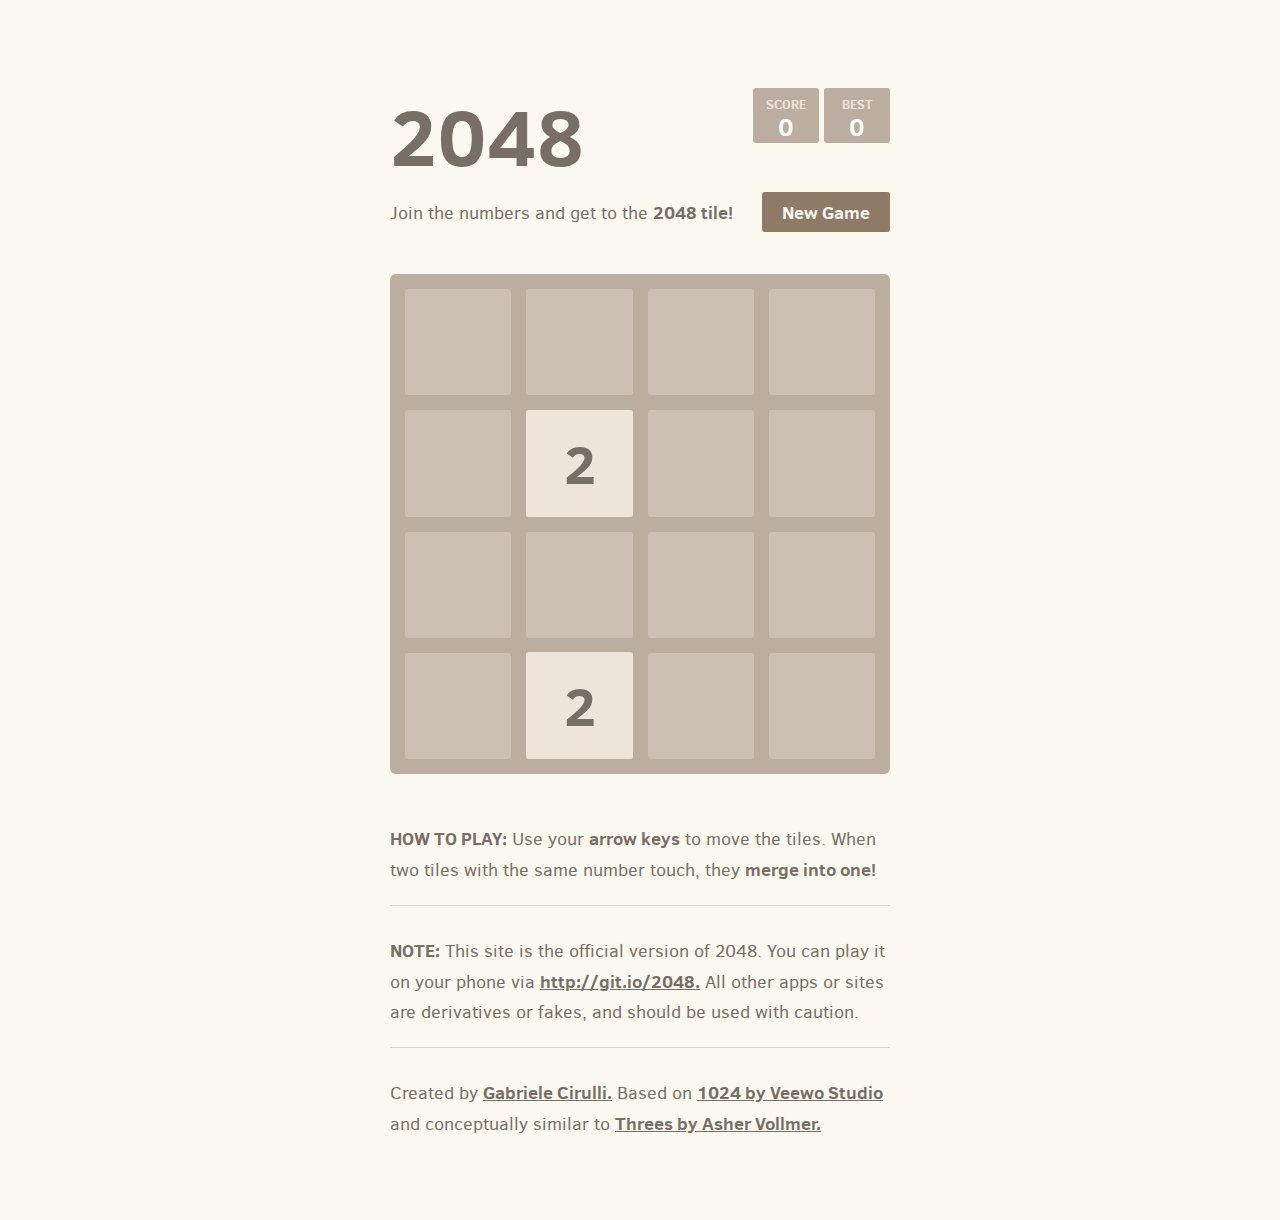
<file: assets/html/2048-master/index.html>
<!DOCTYPE html>
<html>
<head>
  <meta charset="utf-8">
  <title>2048</title>

  <link href="style/main.css" rel="stylesheet" type="text/css">
  <link rel="shortcut icon" href="favicon.ico">
  <link rel="apple-touch-icon" href="meta/apple-touch-icon.png">
  <link rel="apple-touch-startup-image" href="meta/apple-touch-startup-image-640x1096.png" media="(device-width: 320px) and (device-height: 568px) and (-webkit-device-pixel-ratio: 2)"> <!-- iPhone 5+ -->
  <link rel="apple-touch-startup-image" href="meta/apple-touch-startup-image-640x920.png"  media="(device-width: 320px) and (device-height: 480px) and (-webkit-device-pixel-ratio: 2)"> <!-- iPhone, retina -->
  <meta name="apple-mobile-web-app-capable" content="yes">
  <meta name="apple-mobile-web-app-status-bar-style" content="black">

  <meta name="HandheldFriendly" content="True">
  <meta name="MobileOptimized" content="320">
  <meta name="viewport" content="width=device-width, target-densitydpi=160dpi, initial-scale=1.0, maximum-scale=1, user-scalable=no, minimal-ui">
</head>
<body>
  <div class="container">
    <div class="heading">
      <h1 class="title">2048</h1>
      <div class="scores-container">
        <div class="score-container">0</div>
        <div class="best-container">0</div>
      </div>
    </div>

    <div class="above-game">
      <p class="game-intro">Join the numbers and get to the <strong>2048 tile!</strong></p>
      <a class="restart-button">New Game</a>
    </div>

    <div class="game-container">
      <div class="game-message">
        <p></p>
        <div class="lower">
	        <a class="keep-playing-button">Keep going</a>
          <a class="retry-button">Try again</a>
        </div>
      </div>

      <div class="grid-container">
        <div class="grid-row">
          <div class="grid-cell"></div>
          <div class="grid-cell"></div>
          <div class="grid-cell"></div>
          <div class="grid-cell"></div>
        </div>
        <div class="grid-row">
          <div class="grid-cell"></div>
          <div class="grid-cell"></div>
          <div class="grid-cell"></div>
          <div class="grid-cell"></div>
        </div>
        <div class="grid-row">
          <div class="grid-cell"></div>
          <div class="grid-cell"></div>
          <div class="grid-cell"></div>
          <div class="grid-cell"></div>
        </div>
        <div class="grid-row">
          <div class="grid-cell"></div>
          <div class="grid-cell"></div>
          <div class="grid-cell"></div>
          <div class="grid-cell"></div>
        </div>
      </div>

      <div class="tile-container">

      </div>
    </div>

    <p class="game-explanation">
      <strong class="important">How to play:</strong> Use your <strong>arrow keys</strong> to move the tiles. When two tiles with the same number touch, they <strong>merge into one!</strong>
    </p>
    <hr>
    <p>
    <strong class="important">Note:</strong> This site is the official version of 2048. You can play it on your phone via <a href="http://git.io/2048">http://git.io/2048.</a> All other apps or sites are derivatives or fakes, and should be used with caution.
    </p>
    <hr>
    <p>
    Created by <a href="http://gabrielecirulli.com" target="_blank">Gabriele Cirulli.</a> Based on <a href="https://itunes.apple.com/us/app/1024!/id823499224" target="_blank">1024 by Veewo Studio</a> and conceptually similar to <a href="http://asherv.com/threes/" target="_blank">Threes by Asher Vollmer.</a>
    </p>
  </div>

  <script src="js/bind_polyfill.js"></script>
  <script src="js/classlist_polyfill.js"></script>
  <script src="js/animframe_polyfill.js"></script>
  <script src="js/keyboard_input_manager.js"></script>
  <script src="js/html_actuator.js"></script>
  <script src="js/grid.js"></script>
  <script src="js/tile.js"></script>
  <script src="js/local_storage_manager.js"></script>
  <script src="js/game_manager.js"></script>
  <script src="js/application.js"></script>
</body>
</html>
</file>
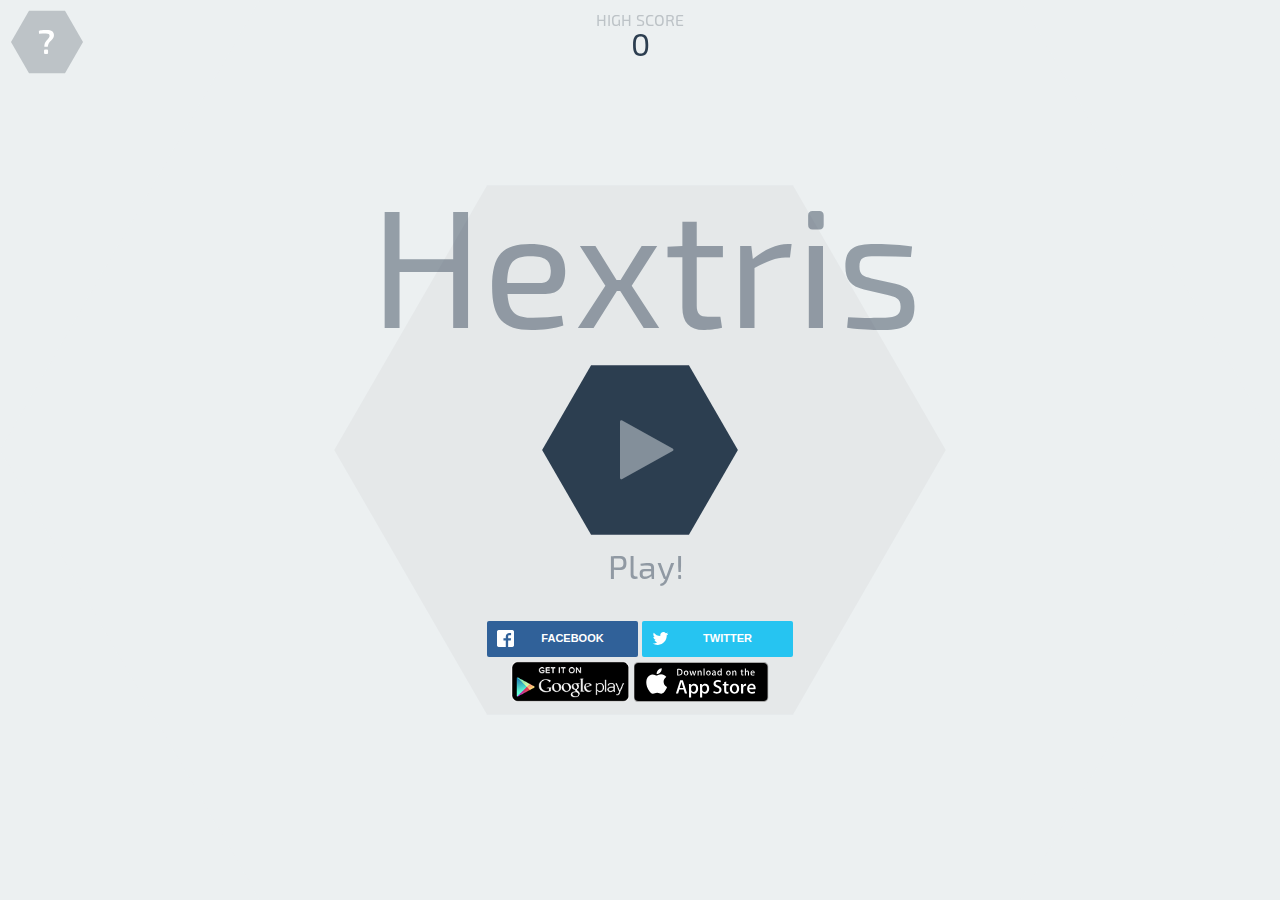
<file: assets/html/hextris-gh-pages/index.html>
<!DOCTYPE html>
<html lang='en'>
	<head>
		<title>Hextris</title>
		<meta name="description" content="An addictive puzzle game inspired by Tetris.">
		<link rel="manifest" href="manifest.webmanifest">
		<meta name="apple-itunes-app" content="app-id=903769553"/>
		<meta name="apple-mobile-web-app-title" content="Hextris">
		<meta name="apple-mobile-web-app-capable" content="yes">
		<link rel="apple-touch-icon" sizes="120x120" href="images/icons/apple-touch-120.png">
		<link rel="apple-touch-icon" sizes="152x152" href="images/icons/apple-touch-152.png">
		<link rel="apple-touch-icon" sizes="167x167" href="images/icons/apple-touch-167.png">
		<link rel="apple-touch-icon" sizes="180x180" href="images/icons/apple-touch-180.png">
		<link rel="apple-touch-icon" sizes="512x512" href="images/icons/apple-touch-512.png">
		<meta name="viewport" content="width=device-width, initial-scale=1, maximum-scale=1, user-scalable=0, minimal-ui"/>
		<meta property="og:url" content="http://hextris.github.io/hextris/"/>
		<meta property="og:site_name" content="Hextris"/>
		<meta property="og:title" content="Hextris"/>
		<meta property="og:description" content="An addictive puzzle game inspired by Tetris."/>
		<meta property="og:type" content="website"/>
		<meta property="og:author" content="https://www.facebook.com/hextris"/>
		<meta property="og:image" content="http://hextris.github.io/hextris/images/facebook-opengraph.png"/>
		<meta property="og:image:width" content="1200"/>
		<meta property="og:image:height" content="630"/>
		<meta property="twitter:card" content="summary"/>
		<meta property="twitter:site" content="@hextris"/>
		<meta property="twitter:site:id" content="2742209678"/>
		<meta property="twitter:creator" content="@hextris"/>
		<meta property="twitter:creator:id" content="2742209678"/>
		<meta property="twitter:domain" content="http://hextris.github.io"/>
		<meta property="twitter:title" content="Hextris"/>
		<meta property="twitter:description" content="An addictive puzzle game inspired by Tetris."/>
		<meta property="twitter:image:src" content="http://hextris.github.io/hextris/images/twitter-opengraph.png"/>
		<meta property="twitter:image:width" content="512"/>
		<meta property="twitter:image:height" content="512"/>
		<meta property="twitter:app:id:iphone" content="id903769553">
		<meta property="twitter:app:id:ipad" content="id903769553">
		<meta property="twitter:app:id:googleplay" content="com.hextris.hextris">
		<meta property="twitter:app:country" content="us">
		<meta property="twitter:app:url:iphone" content="itunes.apple.com/us/app/id903769553?mt=8">
		<meta property="twitter:app:url:ipad" content="itunes.apple.com/us/app/id903769553?mt=8">
		<meta property="twitter:app:url:googleplay" content="https://play.google.com/store/apps/details?id=com.hextris.hextris">
		<link rel="icon" type="image/png" href="favicon.ico">
		<link href='http://fonts.googleapis.com/css?family=Exo+2' rel='stylesheet' type='text/css'>
		<link rel="stylesheet" href="style/fa/css/font-awesome.min.css">
		<link rel="stylesheet" type="text/css" href="style/style.css">
		<script type='text/javascript' src="vendor/hammer.min.js"></script>
		<script type='text/javascript' src="vendor/js.cookie.js"></script>
		<script type='text/javascript' src="vendor/jsonfn.min.js"></script>
		<script type='text/javascript' src="vendor/keypress.min.js"></script>
		<script type='text/javascript' src="vendor/jquery.js"></script>
		<script type='text/javascript' src="js/save-state.js"></script>
		<script type='text/javascript' src="js/view.js"></script>
		<script type='text/javascript' src="js/wavegen.js"></script>
		<script type='text/javascript' src="js/math.js"></script>
		<script type='text/javascript' src="js/Block.js"></script>
		<script type='text/javascript' src="js/Hex.js"></script>
		<script type='text/javascript' src="js/Text.js"></script>
		<script type='text/javascript' src="js/comboTimer.js"></script>
		<script type='text/javascript' src="js/checking.js"></script>
		<script type='text/javascript' src='js/update.js'></script>
		<script type='text/javascript' src='js/render.js'></script>
		<script type='text/javascript' src="js/input.js"></script>
		<script type='text/javascript' src="js/main.js"></script>
		<script type='text/javascript' src="js/initialization.js"></script>
		<script src="vendor/sweet-alert.min.js"></script>
		<link rel="stylesheet" href="style/rrssb.css"/>
		<script data-ad-client="ca-pub-9107422120987163" async src="https://pagead2.googlesyndication.com/pagead/js/adsbygoogle.js"></script>
	</head>
	<body>
		<canvas id="canvas"></canvas>
		<div id="overlay" class="faded overlay"></div>
		<div id='startBtn' ></div>
		<div id="helpScreen" class='unselectable'>
			<div id='inst_main_body'></div>
		</div>
		<img id="openSideBar" class='helpText' src="./images/btn_help.svg"/>
		<div class="faded overlay"></div>
		<img id="pauseBtn" src="./images/btn_pause.svg"/>
		<img id='restartBtn' src="./images/btn_restart.svg"/>
		<div id='HIGHSCORE'>HIGH SCORE</div>
		<script> (function(i,s,o,g,r,a,m){i['GoogleAnalyticsObject']=r;i[r]=i[r]||function(){ (i[r].q=i[r].q||[]).push(arguments)},i[r].l=1*new Date();a=s.createElement(o), m=s.getElementsByTagName(o)[0];a.async=1;a.src=g;m.parentNode.insertBefore(a,m) })(window,document,'script','//www.google-analytics.com/analytics.js','ga'); ga('create', 'UA-51272720-2', 'auto'); ga('send', 'pageview');
		</script>
		<div id='highScoreInGameText'>
			<div id='highScoreInGameTextHeader'>HIGH SCORE</div><div id='currentHighScore'>10292</div>
		</div>
		<div id="gameoverscreen">
			<div id='container'>
				<div id='gameOverBox' class='GOTitle'>GAME OVER</div>
				<div id='cScore'>1843</div>
				<div id='highScoresTitle' class='GOTitle'>HIGH SCORES</div>
				<div class='score'><span class='scoreNum'>1.</span> <div id="1place" style="display:inline;">0</div></div>
				<div class='score'><span class='scoreNum'>2.</span> <div id="2place" style="display:inline;">0</div></div>
				<div class='score'><span class='scoreNum'>3.</span> <div id="3place" style="display:inline;">0</div></div>
			</div>
			<div id='bottomContainer'>
				<img id='restart' src='./images/btn_restart.svg' height='57px'>
				<div id='socialShare'>
					<?xml version="1.0" encoding="UTF-8" standalone="no"?>
					<svg width="224.6377px" height="57px"  viewBox="0 0 255 65" version="1.1" xmlns="http://www.w3.org/2000/svg" xmlns:xlink="http://www.w3.org/1999/xlink">
						<title>Share button</title>
						<defs>
						</defs>
						<g id="Page-1" stroke="none" stroke-width="1" fill="none" fill-rule="evenodd" sketch:type="MSPage">
							<g id="Game-over-" sketch:type="MSArtboardGroup" transform="translate(-95.000000, -565.000000)">
								<g id="Share-button" sketch:type="MSLayerGroup" transform="translate(95.000000, 565.000000)">
								<a style="cursor:pointer;"class="popup" onclick="window.open('https://twitter.com/intent/tweet?text=Can you beat my score of '+ score +' points at&button_hashtag=hextris ? http://hextris.github.io/hextris @hextris','name','width=600,height=400')" ><polygon  id="Score-hex-2" fill="#3498DB" sketch:type="MSShapeGroup" transform="translate(127.661316, 32.500000) rotate(-90.000000) translate(-127.661316, -32.500000) " points="127.661316 -94.814636 160.137269 -76.064636 160.137269 141.064636 127.661317 159.814636 95.185364 141.064636 95.1853635 -76.064636 "></polygon></a>
									<text style="cursor:pointer;"class="popup" onclick="window.open('https://twitter.com/intent/tweet?text=Can you beat my score of '+ score +' points at&button_hashtag=hextris ? http://hextris.github.io/hextris @hextris','name','width=600,height=400')" id="SHARE-MY-SCORE!" sketch:type="MSTextLayer" font-family="Exo" font-size="16" font-weight="420" fill="#FFFFFF">
										<tspan x="67" y="39">SHARE MY SCORE!</tspan>
									</text>
								</g>
							</g>
						</g>
					</svg>
				</div>
				<div id='buttonCont'>
					<ul class="rrssb-buttons">
						<li class="rrssb-facebook">
							<a href='http://www.facebook.com/sharer.php?s=100
								&p[url]=hextris.io' class="popup">
								<span class="rrssb-icon">
									<svg xmlns="http://www.w3.org/2000/svg" preserveAspectRatio="xMidYMid" width="29" height="29" viewBox="0 0 29 29">
										<path d="M26.4 0H2.6C1.714 0 0 1.715 0 2.6v23.8c0 .884 1.715 2.6 2.6 2.6h12.393V17.988h-3.996v-3.98h3.997v-3.062c0-3.746 2.835-5.97 6.177-5.97 1.6 0 2.444.173 2.845.226v3.792H21.18c-1.817 0-2.156.9-2.156 2.168v2.847h5.045l-.66 3.978h-4.386V29H26.4c.884 0 2.6-1.716 2.6-2.6V2.6c0-.885-1.716-2.6-2.6-2.6z"
										class="cls-2" fill-rule="evenodd"/>
									</svg>
								</span>
								<span class="rrssb-text">facebook</span>
							</a>
						</li>
						<li class="rrssb-twitter">
							<a href="http://twitter.com/home?status=Play Hextris! - http://hextris.github.io/ #hextris"
							class="popup">
								<span class="rrssb-icon">
									<svg xmlns="http://www.w3.org/2000/svg" width="28" height="28" viewBox="0 0 28 28">
										<path d="M24.253 8.756C24.69 17.08 18.297 24.182 9.97 24.62c-3.122.162-6.22-.646-8.86-2.32 2.702.18 5.375-.648 7.507-2.32-2.072-.248-3.818-1.662-4.49-3.64.802.13 1.62.077 2.4-.154-2.482-.466-4.312-2.586-4.412-5.11.688.276 1.426.408 2.168.387-2.135-1.65-2.73-4.62-1.394-6.965C5.574 7.816 9.54 9.84 13.802 10.07c-.842-2.738.694-5.64 3.434-6.48 2.018-.624 4.212.043 5.546 1.682 1.186-.213 2.318-.662 3.33-1.317-.386 1.256-1.248 2.312-2.4 2.942 1.048-.106 2.07-.394 3.02-.85-.458 1.182-1.343 2.15-2.48 2.71z"
										/>
									</svg>
								</span>
								<span class="rrssb-text">twitter</span>
							</a>
						</li>
				</ul>
					<div id='badges'>
						<a href="https://play.google.com/store/apps/details?id=com.hextris.hextris" ><img id='androidBadge' src='images/android.png'/></a>
						<a href ="https://itunes.apple.com/us/app/hextris/id903769553?mt=8"><img id='iOSBadge'  src='images/appstore.svg'/></a>
					</div>
				</div>
			</div>
		</div>
			<script type="text/javascript">
				(function addRussianSocialShare(){
					var lang=navigator.language || navigator.userLanguage;
					if (lang.substr(0, 2) == 'ru') {
						$('.rrssb-facebook').remove();
						var n=$.parseHTML('<li class="rrssb-vk"><a href="http://vk.com/share.php?url=http://kurtnoble.com/labs/rrssb/index.html" class="popup"><span class="rrssb-icon"><svg xmlns="http://www.w3.org/2000/svg" width="28" height="28" viewBox="70 70 378.7 378.7"><path d="M254.998 363.106h21.217s6.408-.706 9.684-4.23c3.01-3.24 2.914-9.32 2.914-9.32s-.415-28.47 12.796-32.663c13.03-4.133 29.755 27.515 47.482 39.685 13.407 9.206 23.594 7.19 23.594 7.19l47.407-.662s24.797-1.53 13.038-21.027c-.96-1.594-6.85-14.424-35.247-40.784-29.728-27.59-25.743-23.126 10.063-70.85 21.807-29.063 30.523-46.806 27.8-54.405-2.596-7.24-18.636-5.326-18.636-5.326l-53.375.33s-3.96-.54-6.892 1.216c-2.87 1.716-4.71 5.726-4.71 5.726s-8.452 22.49-19.714 41.618c-23.77 40.357-33.274 42.494-37.16 39.984-9.037-5.842-6.78-23.462-6.78-35.983 0-39.112 5.934-55.42-11.55-59.64-5.802-1.4-10.076-2.327-24.915-2.48-19.046-.192-35.162.06-44.29 4.53-6.072 2.975-10.757 9.6-7.902 9.98 3.528.47 11.516 2.158 15.75 7.92 5.472 7.444 5.28 24.154 5.28 24.154s3.145 46.04-7.34 51.758c-7.193 3.922-17.063-4.085-38.253-40.7-10.855-18.755-19.054-39.49-19.054-39.49s-1.578-3.873-4.398-5.947c-3.42-2.51-8.2-3.307-8.2-3.307l-50.722.33s-7.612.213-10.41 3.525c-2.488 2.947-.198 9.036-.198 9.036s39.707 92.902 84.672 139.72c41.234 42.93 88.048 40.112 88.048 40.112"/></svg></span><span class="rrssb-text">vk.com</span></a></li>');
						$('.rrssb-buttons').prepend(n);
					}})()
			</script>
		<script type="text/javascript" src='vendor/rrssb.min.js'></script>
	</body>
</html>
</file>
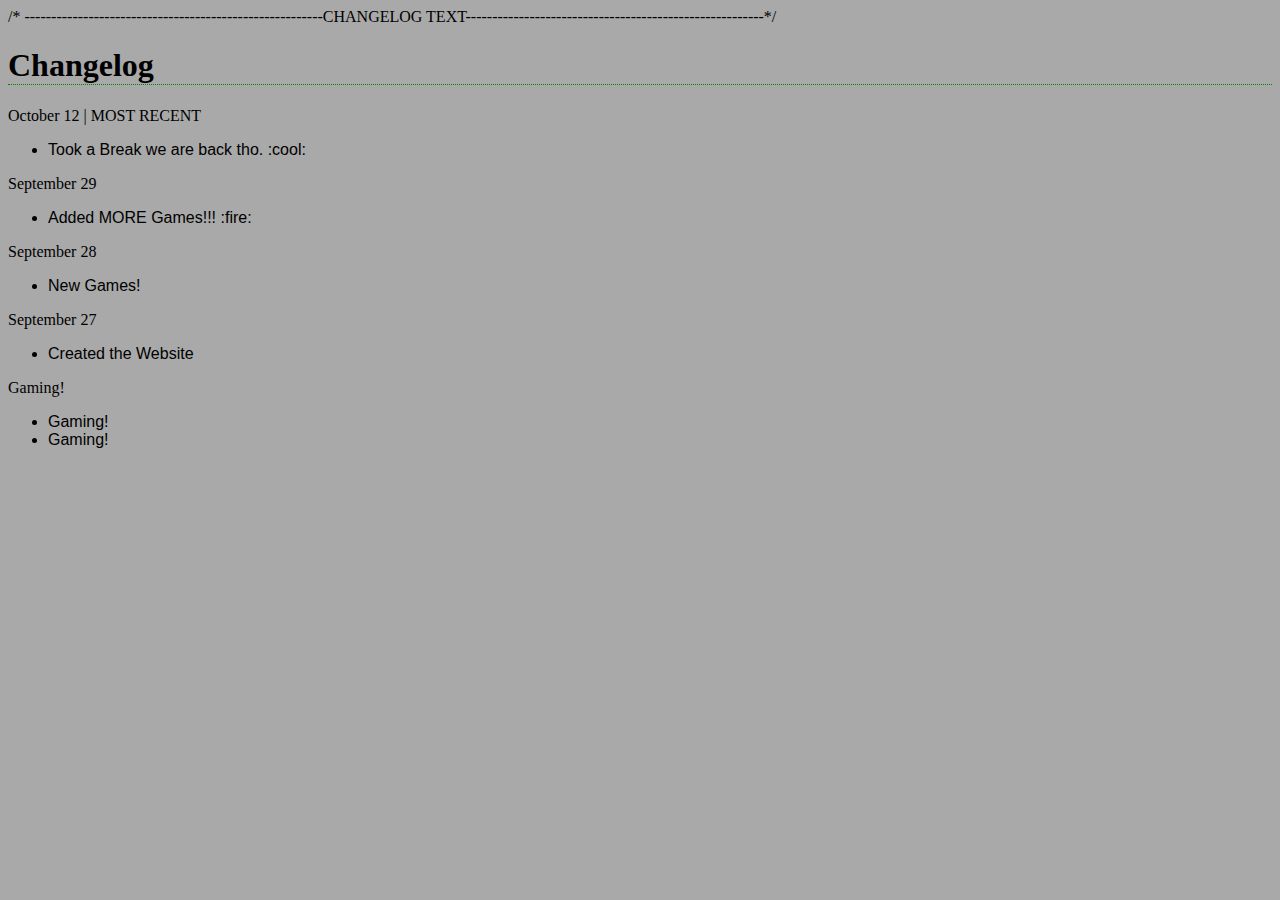
<file: misc/changelog.html>
<!DOCTYPE html>
<html>
  <link rel="icon" type="image/x-icon" href="/img/logo.gif" />
  <head>
     
    </script>
    <title>Changelog</title>
    <meta charset="utf-8">
    <meta name="viewport" content="width=device-width, initial-scale=1">
  </head>
<style>
body {
 color: Black;
 border: none;
 background: darkgrey;
  }
h1 {
  font-family: cursive;
  color: Black;
  border-bottom: 1px dotted green;
  }
li {
  font-family: sans-serif;
  color: Black;
  }
/* width */
::-webkit-scrollbar {
  width: 10px;
}

/* Track */
::-webkit-scrollbar-track {
  box-shadow: inset 0 0 5px grey; 
  border-radius: 1px;
}
 
/* Handle */
::-webkit-scrollbar-thumb {
  background: hotpink; 
  border-radius: 10px;
}

/* Handle on hover */
::-webkit-scrollbar-thumb:hover {
  background: #A9A9A9; 
}
</style>
  /* --------------------------------------------------------CHANGELOG TEXT--------------------------------------------------------*/
  <body>
    <h1>Changelog</h1>
        </ul> October 12 | MOST RECENT<ul>
      <li class=>Took a Break we are back tho. :cool: </li>
    </ul> September 29<ul>
      <li class=>Added MORE Games!!! :fire:</li>
    </ul> September 28<ul>
      <li class=>New Games!</li>
    </ul> September 27<ul>
      <li class=>Created the Website</li>
    </ul> Gaming!<ul>
      <li class=>Gaming!</li>
      <li class=>Gaming!</li>
  
  </div>
  </body>
</html>
</file>
<file: assets/html/2048-master/style/main.css>
@import url(fonts/clear-sans.css);
html, body {
  margin: 0;
  padding: 0;
  background: #faf8ef;
  color: #776e65;
  font-family: "Clear Sans", "Helvetica Neue", Arial, sans-serif;
  font-size: 18px; }

body {
  margin: 80px 0; }

.heading:after {
  content: "";
  display: block;
  clear: both; }

h1.title {
  font-size: 80px;
  font-weight: bold;
  margin: 0;
  display: block;
  float: left; }

@-webkit-keyframes move-up {
  0% {
    top: 25px;
    opacity: 1; }

  100% {
    top: -50px;
    opacity: 0; } }
@-moz-keyframes move-up {
  0% {
    top: 25px;
    opacity: 1; }

  100% {
    top: -50px;
    opacity: 0; } }
@keyframes move-up {
  0% {
    top: 25px;
    opacity: 1; }

  100% {
    top: -50px;
    opacity: 0; } }
.scores-container {
  float: right;
  text-align: right; }

.score-container, .best-container {
  position: relative;
  display: inline-block;
  background: #bbada0;
  padding: 15px 25px;
  font-size: 25px;
  height: 25px;
  line-height: 47px;
  font-weight: bold;
  border-radius: 3px;
  color: white;
  margin-top: 8px;
  text-align: center; }
  .score-container:after, .best-container:after {
    position: absolute;
    width: 100%;
    top: 10px;
    left: 0;
    text-transform: uppercase;
    font-size: 13px;
    line-height: 13px;
    text-align: center;
    color: #eee4da; }
  .score-container .score-addition, .best-container .score-addition {
    position: absolute;
    right: 30px;
    color: red;
    font-size: 25px;
    line-height: 25px;
    font-weight: bold;
    color: rgba(119, 110, 101, 0.9);
    z-index: 100;
    -webkit-animation: move-up 600ms ease-in;
    -moz-animation: move-up 600ms ease-in;
    animation: move-up 600ms ease-in;
    -webkit-animation-fill-mode: both;
    -moz-animation-fill-mode: both;
    animation-fill-mode: both; }

.score-container:after {
  content: "Score"; }

.best-container:after {
  content: "Best"; }

p {
  margin-top: 0;
  margin-bottom: 10px;
  line-height: 1.65; }

a {
  color: #776e65;
  font-weight: bold;
  text-decoration: underline;
  cursor: pointer; }

strong.important {
  text-transform: uppercase; }

hr {
  border: none;
  border-bottom: 1px solid #d8d4d0;
  margin-top: 20px;
  margin-bottom: 30px; }

.container {
  width: 500px;
  margin: 0 auto; }

@-webkit-keyframes fade-in {
  0% {
    opacity: 0; }

  100% {
    opacity: 1; } }
@-moz-keyframes fade-in {
  0% {
    opacity: 0; }

  100% {
    opacity: 1; } }
@keyframes fade-in {
  0% {
    opacity: 0; }

  100% {
    opacity: 1; } }
.game-container {
  margin-top: 40px;
  position: relative;
  padding: 15px;
  cursor: default;
  -webkit-touch-callout: none;
  -ms-touch-callout: none;
  -webkit-user-select: none;
  -moz-user-select: none;
  -ms-user-select: none;
  -ms-touch-action: none;
  touch-action: none;
  background: #bbada0;
  border-radius: 6px;
  width: 500px;
  height: 500px;
  -webkit-box-sizing: border-box;
  -moz-box-sizing: border-box;
  box-sizing: border-box; }
  .game-container .game-message {
    display: none;
    position: absolute;
    top: 0;
    right: 0;
    bottom: 0;
    left: 0;
    background: rgba(238, 228, 218, 0.5);
    z-index: 100;
    text-align: center;
    -webkit-animation: fade-in 800ms ease 1200ms;
    -moz-animation: fade-in 800ms ease 1200ms;
    animation: fade-in 800ms ease 1200ms;
    -webkit-animation-fill-mode: both;
    -moz-animation-fill-mode: both;
    animation-fill-mode: both; }
    .game-container .game-message p {
      font-size: 60px;
      font-weight: bold;
      height: 60px;
      line-height: 60px;
      margin-top: 222px; }
    .game-container .game-message .lower {
      display: block;
      margin-top: 59px; }
    .game-container .game-message a {
      display: inline-block;
      background: #8f7a66;
      border-radius: 3px;
      padding: 0 20px;
      text-decoration: none;
      color: #f9f6f2;
      height: 40px;
      line-height: 42px;
      margin-left: 9px; }
      .game-container .game-message a.keep-playing-button {
        display: none; }
    .game-container .game-message.game-won {
      background: rgba(237, 194, 46, 0.5);
      color: #f9f6f2; }
      .game-container .game-message.game-won a.keep-playing-button {
        display: inline-block; }
    .game-container .game-message.game-won, .game-container .game-message.game-over {
      display: block; }

.grid-container {
  position: absolute;
  z-index: 1; }

.grid-row {
  margin-bottom: 15px; }
  .grid-row:last-child {
    margin-bottom: 0; }
  .grid-row:after {
    content: "";
    display: block;
    clear: both; }

.grid-cell {
  width: 106.25px;
  height: 106.25px;
  margin-right: 15px;
  float: left;
  border-radius: 3px;
  background: rgba(238, 228, 218, 0.35); }
  .grid-cell:last-child {
    margin-right: 0; }

.tile-container {
  position: absolute;
  z-index: 2; }

.tile, .tile .tile-inner {
  width: 107px;
  height: 107px;
  line-height: 107px; }
.tile.tile-position-1-1 {
  -webkit-transform: translate(0px, 0px);
  -moz-transform: translate(0px, 0px);
  -ms-transform: translate(0px, 0px);
  transform: translate(0px, 0px); }
.tile.tile-position-1-2 {
  -webkit-transform: translate(0px, 121px);
  -moz-transform: translate(0px, 121px);
  -ms-transform: translate(0px, 121px);
  transform: translate(0px, 121px); }
.tile.tile-position-1-3 {
  -webkit-transform: translate(0px, 242px);
  -moz-transform: translate(0px, 242px);
  -ms-transform: translate(0px, 242px);
  transform: translate(0px, 242px); }
.tile.tile-position-1-4 {
  -webkit-transform: translate(0px, 363px);
  -moz-transform: translate(0px, 363px);
  -ms-transform: translate(0px, 363px);
  transform: translate(0px, 363px); }
.tile.tile-position-2-1 {
  -webkit-transform: translate(121px, 0px);
  -moz-transform: translate(121px, 0px);
  -ms-transform: translate(121px, 0px);
  transform: translate(121px, 0px); }
.tile.tile-position-2-2 {
  -webkit-transform: translate(121px, 121px);
  -moz-transform: translate(121px, 121px);
  -ms-transform: translate(121px, 121px);
  transform: translate(121px, 121px); }
.tile.tile-position-2-3 {
  -webkit-transform: translate(121px, 242px);
  -moz-transform: translate(121px, 242px);
  -ms-transform: translate(121px, 242px);
  transform: translate(121px, 242px); }
.tile.tile-position-2-4 {
  -webkit-transform: translate(121px, 363px);
  -moz-transform: translate(121px, 363px);
  -ms-transform: translate(121px, 363px);
  transform: translate(121px, 363px); }
.tile.tile-position-3-1 {
  -webkit-transform: translate(242px, 0px);
  -moz-transform: translate(242px, 0px);
  -ms-transform: translate(242px, 0px);
  transform: translate(242px, 0px); }
.tile.tile-position-3-2 {
  -webkit-transform: translate(242px, 121px);
  -moz-transform: translate(242px, 121px);
  -ms-transform: translate(242px, 121px);
  transform: translate(242px, 121px); }
.tile.tile-position-3-3 {
  -webkit-transform: translate(242px, 242px);
  -moz-transform: translate(242px, 242px);
  -ms-transform: translate(242px, 242px);
  transform: translate(242px, 242px); }
.tile.tile-position-3-4 {
  -webkit-transform: translate(242px, 363px);
  -moz-transform: translate(242px, 363px);
  -ms-transform: translate(242px, 363px);
  transform: translate(242px, 363px); }
.tile.tile-position-4-1 {
  -webkit-transform: translate(363px, 0px);
  -moz-transform: translate(363px, 0px);
  -ms-transform: translate(363px, 0px);
  transform: translate(363px, 0px); }
.tile.tile-position-4-2 {
  -webkit-transform: translate(363px, 121px);
  -moz-transform: translate(363px, 121px);
  -ms-transform: translate(363px, 121px);
  transform: translate(363px, 121px); }
.tile.tile-position-4-3 {
  -webkit-transform: translate(363px, 242px);
  -moz-transform: translate(363px, 242px);
  -ms-transform: translate(363px, 242px);
  transform: translate(363px, 242px); }
.tile.tile-position-4-4 {
  -webkit-transform: translate(363px, 363px);
  -moz-transform: translate(363px, 363px);
  -ms-transform: translate(363px, 363px);
  transform: translate(363px, 363px); }

.tile {
  position: absolute;
  -webkit-transition: 100ms ease-in-out;
  -moz-transition: 100ms ease-in-out;
  transition: 100ms ease-in-out;
  -webkit-transition-property: -webkit-transform;
  -moz-transition-property: -moz-transform;
  transition-property: transform; }
  .tile .tile-inner {
    border-radius: 3px;
    background: #eee4da;
    text-align: center;
    font-weight: bold;
    z-index: 10;
    font-size: 55px; }
  .tile.tile-2 .tile-inner {
    background: #eee4da;
    box-shadow: 0 0 30px 10px rgba(243, 215, 116, 0), inset 0 0 0 1px rgba(255, 255, 255, 0); }
  .tile.tile-4 .tile-inner {
    background: #ede0c8;
    box-shadow: 0 0 30px 10px rgba(243, 215, 116, 0), inset 0 0 0 1px rgba(255, 255, 255, 0); }
  .tile.tile-8 .tile-inner {
    color: #f9f6f2;
    background: #f2b179; }
  .tile.tile-16 .tile-inner {
    color: #f9f6f2;
    background: #f59563; }
  .tile.tile-32 .tile-inner {
    color: #f9f6f2;
    background: #f67c5f; }
  .tile.tile-64 .tile-inner {
    color: #f9f6f2;
    background: #f65e3b; }
  .tile.tile-128 .tile-inner {
    color: #f9f6f2;
    background: #edcf72;
    box-shadow: 0 0 30px 10px rgba(243, 215, 116, 0.2381), inset 0 0 0 1px rgba(255, 255, 255, 0.14286);
    font-size: 45px; }
    @media screen and (max-width: 520px) {
      .tile.tile-128 .tile-inner {
        font-size: 25px; } }
  .tile.tile-256 .tile-inner {
    color: #f9f6f2;
    background: #edcc61;
    box-shadow: 0 0 30px 10px rgba(243, 215, 116, 0.31746), inset 0 0 0 1px rgba(255, 255, 255, 0.19048);
    font-size: 45px; }
    @media screen and (max-width: 520px) {
      .tile.tile-256 .tile-inner {
        font-size: 25px; } }
  .tile.tile-512 .tile-inner {
    color: #f9f6f2;
    background: #edc850;
    box-shadow: 0 0 30px 10px rgba(243, 215, 116, 0.39683), inset 0 0 0 1px rgba(255, 255, 255, 0.2381);
    font-size: 45px; }
    @media screen and (max-width: 520px) {
      .tile.tile-512 .tile-inner {
        font-size: 25px; } }
  .tile.tile-1024 .tile-inner {
    color: #f9f6f2;
    background: #edc53f;
    box-shadow: 0 0 30px 10px rgba(243, 215, 116, 0.47619), inset 0 0 0 1px rgba(255, 255, 255, 0.28571);
    font-size: 35px; }
    @media screen and (max-width: 520px) {
      .tile.tile-1024 .tile-inner {
        font-size: 15px; } }
  .tile.tile-2048 .tile-inner {
    color: #f9f6f2;
    background: #edc22e;
    box-shadow: 0 0 30px 10px rgba(243, 215, 116, 0.55556), inset 0 0 0 1px rgba(255, 255, 255, 0.33333);
    font-size: 35px; }
    @media screen and (max-width: 520px) {
      .tile.tile-2048 .tile-inner {
        font-size: 15px; } }
  .tile.tile-super .tile-inner {
    color: #f9f6f2;
    background: #3c3a32;
    font-size: 30px; }
    @media screen and (max-width: 520px) {
      .tile.tile-super .tile-inner {
        font-size: 10px; } }

@-webkit-keyframes appear {
  0% {
    opacity: 0;
    -webkit-transform: scale(0);
    -moz-transform: scale(0);
    -ms-transform: scale(0);
    transform: scale(0); }

  100% {
    opacity: 1;
    -webkit-transform: scale(1);
    -moz-transform: scale(1);
    -ms-transform: scale(1);
    transform: scale(1); } }
@-moz-keyframes appear {
  0% {
    opacity: 0;
    -webkit-transform: scale(0);
    -moz-transform: scale(0);
    -ms-transform: scale(0);
    transform: scale(0); }

  100% {
    opacity: 1;
    -webkit-transform: scale(1);
    -moz-transform: scale(1);
    -ms-transform: scale(1);
    transform: scale(1); } }
@keyframes appear {
  0% {
    opacity: 0;
    -webkit-transform: scale(0);
    -moz-transform: scale(0);
    -ms-transform: scale(0);
    transform: scale(0); }

  100% {
    opacity: 1;
    -webkit-transform: scale(1);
    -moz-transform: scale(1);
    -ms-transform: scale(1);
    transform: scale(1); } }
.tile-new .tile-inner {
  -webkit-animation: appear 200ms ease 100ms;
  -moz-animation: appear 200ms ease 100ms;
  animation: appear 200ms ease 100ms;
  -webkit-animation-fill-mode: backwards;
  -moz-animation-fill-mode: backwards;
  animation-fill-mode: backwards; }

@-webkit-keyframes pop {
  0% {
    -webkit-transform: scale(0);
    -moz-transform: scale(0);
    -ms-transform: scale(0);
    transform: scale(0); }

  50% {
    -webkit-transform: scale(1.2);
    -moz-transform: scale(1.2);
    -ms-transform: scale(1.2);
    transform: scale(1.2); }

  100% {
    -webkit-transform: scale(1);
    -moz-transform: scale(1);
    -ms-transform: scale(1);
    transform: scale(1); } }
@-moz-keyframes pop {
  0% {
    -webkit-transform: scale(0);
    -moz-transform: scale(0);
    -ms-transform: scale(0);
    transform: scale(0); }

  50% {
    -webkit-transform: scale(1.2);
    -moz-transform: scale(1.2);
    -ms-transform: scale(1.2);
    transform: scale(1.2); }

  100% {
    -webkit-transform: scale(1);
    -moz-transform: scale(1);
    -ms-transform: scale(1);
    transform: scale(1); } }
@keyframes pop {
  0% {
    -webkit-transform: scale(0);
    -moz-transform: scale(0);
    -ms-transform: scale(0);
    transform: scale(0); }

  50% {
    -webkit-transform: scale(1.2);
    -moz-transform: scale(1.2);
    -ms-transform: scale(1.2);
    transform: scale(1.2); }

  100% {
    -webkit-transform: scale(1);
    -moz-transform: scale(1);
    -ms-transform: scale(1);
    transform: scale(1); } }
.tile-merged .tile-inner {
  z-index: 20;
  -webkit-animation: pop 200ms ease 100ms;
  -moz-animation: pop 200ms ease 100ms;
  animation: pop 200ms ease 100ms;
  -webkit-animation-fill-mode: backwards;
  -moz-animation-fill-mode: backwards;
  animation-fill-mode: backwards; }

.above-game:after {
  content: "";
  display: block;
  clear: both; }

.game-intro {
  float: left;
  line-height: 42px;
  margin-bottom: 0; }

.restart-button {
  display: inline-block;
  background: #8f7a66;
  border-radius: 3px;
  padding: 0 20px;
  text-decoration: none;
  color: #f9f6f2;
  height: 40px;
  line-height: 42px;
  display: block;
  text-align: center;
  float: right; }

.game-explanation {
  margin-top: 50px; }

@media screen and (max-width: 520px) {
  html, body {
    font-size: 15px; }

  body {
    margin: 20px 0;
    padding: 0 20px; }

  h1.title {
    font-size: 27px;
    margin-top: 15px; }

  .container {
    width: 280px;
    margin: 0 auto; }

  .score-container, .best-container {
    margin-top: 0;
    padding: 15px 10px;
    min-width: 40px; }

  .heading {
    margin-bottom: 10px; }

  .game-intro {
    width: 55%;
    display: block;
    box-sizing: border-box;
    line-height: 1.65; }

  .restart-button {
    width: 42%;
    padding: 0;
    display: block;
    box-sizing: border-box;
    margin-top: 2px; }

  .game-container {
    margin-top: 17px;
    position: relative;
    padding: 10px;
    cursor: default;
    -webkit-touch-callout: none;
    -ms-touch-callout: none;
    -webkit-user-select: none;
    -moz-user-select: none;
    -ms-user-select: none;
    -ms-touch-action: none;
    touch-action: none;
    background: #bbada0;
    border-radius: 6px;
    width: 280px;
    height: 280px;
    -webkit-box-sizing: border-box;
    -moz-box-sizing: border-box;
    box-sizing: border-box; }
    .game-container .game-message {
      display: none;
      position: absolute;
      top: 0;
      right: 0;
      bottom: 0;
      left: 0;
      background: rgba(238, 228, 218, 0.5);
      z-index: 100;
      text-align: center;
      -webkit-animation: fade-in 800ms ease 1200ms;
      -moz-animation: fade-in 800ms ease 1200ms;
      animation: fade-in 800ms ease 1200ms;
      -webkit-animation-fill-mode: both;
      -moz-animation-fill-mode: both;
      animation-fill-mode: both; }
      .game-container .game-message p {
        font-size: 60px;
        font-weight: bold;
        height: 60px;
        line-height: 60px;
        margin-top: 222px; }
      .game-container .game-message .lower {
        display: block;
        margin-top: 59px; }
      .game-container .game-message a {
        display: inline-block;
        background: #8f7a66;
        border-radius: 3px;
        padding: 0 20px;
        text-decoration: none;
        color: #f9f6f2;
        height: 40px;
        line-height: 42px;
        margin-left: 9px; }
        .game-container .game-message a.keep-playing-button {
          display: none; }
      .game-container .game-message.game-won {
        background: rgba(237, 194, 46, 0.5);
        color: #f9f6f2; }
        .game-container .game-message.game-won a.keep-playing-button {
          display: inline-block; }
      .game-container .game-message.game-won, .game-container .game-message.game-over {
        display: block; }

  .grid-container {
    position: absolute;
    z-index: 1; }

  .grid-row {
    margin-bottom: 10px; }
    .grid-row:last-child {
      margin-bottom: 0; }
    .grid-row:after {
      content: "";
      display: block;
      clear: both; }

  .grid-cell {
    width: 57.5px;
    height: 57.5px;
    margin-right: 10px;
    float: left;
    border-radius: 3px;
    background: rgba(238, 228, 218, 0.35); }
    .grid-cell:last-child {
      margin-right: 0; }

  .tile-container {
    position: absolute;
    z-index: 2; }

  .tile, .tile .tile-inner {
    width: 58px;
    height: 58px;
    line-height: 58px; }
  .tile.tile-position-1-1 {
    -webkit-transform: translate(0px, 0px);
    -moz-transform: translate(0px, 0px);
    -ms-transform: translate(0px, 0px);
    transform: translate(0px, 0px); }
  .tile.tile-position-1-2 {
    -webkit-transform: translate(0px, 67px);
    -moz-transform: translate(0px, 67px);
    -ms-transform: translate(0px, 67px);
    transform: translate(0px, 67px); }
  .tile.tile-position-1-3 {
    -webkit-transform: translate(0px, 135px);
    -moz-transform: translate(0px, 135px);
    -ms-transform: translate(0px, 135px);
    transform: translate(0px, 135px); }
  .tile.tile-position-1-4 {
    -webkit-transform: translate(0px, 202px);
    -moz-transform: translate(0px, 202px);
    -ms-transform: translate(0px, 202px);
    transform: translate(0px, 202px); }
  .tile.tile-position-2-1 {
    -webkit-transform: translate(67px, 0px);
    -moz-transform: translate(67px, 0px);
    -ms-transform: translate(67px, 0px);
    transform: translate(67px, 0px); }
  .tile.tile-position-2-2 {
    -webkit-transform: translate(67px, 67px);
    -moz-transform: translate(67px, 67px);
    -ms-transform: translate(67px, 67px);
    transform: translate(67px, 67px); }
  .tile.tile-position-2-3 {
    -webkit-transform: translate(67px, 135px);
    -moz-transform: translate(67px, 135px);
    -ms-transform: translate(67px, 135px);
    transform: translate(67px, 135px); }
  .tile.tile-position-2-4 {
    -webkit-transform: translate(67px, 202px);
    -moz-transform: translate(67px, 202px);
    -ms-transform: translate(67px, 202px);
    transform: translate(67px, 202px); }
  .tile.tile-position-3-1 {
    -webkit-transform: translate(135px, 0px);
    -moz-transform: translate(135px, 0px);
    -ms-transform: translate(135px, 0px);
    transform: translate(135px, 0px); }
  .tile.tile-position-3-2 {
    -webkit-transform: translate(135px, 67px);
    -moz-transform: translate(135px, 67px);
    -ms-transform: translate(135px, 67px);
    transform: translate(135px, 67px); }
  .tile.tile-position-3-3 {
    -webkit-transform: translate(135px, 135px);
    -moz-transform: translate(135px, 135px);
    -ms-transform: translate(135px, 135px);
    transform: translate(135px, 135px); }
  .tile.tile-position-3-4 {
    -webkit-transform: translate(135px, 202px);
    -moz-transform: translate(135px, 202px);
    -ms-transform: translate(135px, 202px);
    transform: translate(135px, 202px); }
  .tile.tile-position-4-1 {
    -webkit-transform: translate(202px, 0px);
    -moz-transform: translate(202px, 0px);
    -ms-transform: translate(202px, 0px);
    transform: translate(202px, 0px); }
  .tile.tile-position-4-2 {
    -webkit-transform: translate(202px, 67px);
    -moz-transform: translate(202px, 67px);
    -ms-transform: translate(202px, 67px);
    transform: translate(202px, 67px); }
  .tile.tile-position-4-3 {
    -webkit-transform: translate(202px, 135px);
    -moz-transform: translate(202px, 135px);
    -ms-transform: translate(202px, 135px);
    transform: translate(202px, 135px); }
  .tile.tile-position-4-4 {
    -webkit-transform: translate(202px, 202px);
    -moz-transform: translate(202px, 202px);
    -ms-transform: translate(202px, 202px);
    transform: translate(202px, 202px); }

  .tile .tile-inner {
    font-size: 35px; }

  .game-message p {
    font-size: 30px !important;
    height: 30px !important;
    line-height: 30px !important;
    margin-top: 90px !important; }
  .game-message .lower {
    margin-top: 30px !important; } }
</file>
<file: assets/html/hextris-gh-pages/style/style.css>
* {
	-webkit-touch-callout:none;
	-webkit-user-select:none;
	-khtml-user-select:none;
	-moz-user-select:none;
	-ms-user-select:none;
	user-select:none;
	padding:0;
	margin:0;
	-webkit-tap-highlight-color:rgba(0,0,0,0);
}
#HIGHSCORE {
	position:absolute;
	left:50%;
	width:250px;
	overflow:visible;
	margin-left:-175px;
	font-family:Exo;

}
#container {
	color:#232323;
	position:absolute;
	left:50%;
	top:calc(50%);
	text-align:center;
	transform:translate(-50%, -50%);
	font-family:Exo;
	-webkit-transform:translate(-50%, -50%);
	-moz-transform:translate(-50%, -50%);
	-ms-transform:translate(-50%, -50%);
    display:none;
}
.tweet {
	font-size:2rem;
	color:#4099FF;
}
@media only screen and (min-device-width:320px) and (max-device-width:480px) {
	.tweet{
		font-size:1rem;
	}
}
a {
	color:#232323;
}
.navbar {
	width:80%;
	margin:0 auto;
	padding:2.5vmin 0;
	text-align:center;
}
.navbar li {
	display:inline-block;
	text-align:center;
	width:calc(33% - 1.25vmin);
}

#title {
	color:#ecf0f1;
	font-size:6vmin;
}

#score {
	font-size:4vmin;
	text-align:center;
	width:30%;
}

#highscores {
	text-align:center;
	list-style:none;
}

.not-visible {
	display:none;
}

button {
	color:#ecf0f1;
	background-color:rgba(0,0,0,0);
	border:0;
}

button:focus {
	outline:0;
}

#openSideBar {
	position:fixed;
	margin-top:6px;
	width:72px;
	height:72px;
	margin-left:11px;
	z-index:3003;
	color:#232323;
	cursor:pointer;
	top:0;
	left:0;

}


#pauseBtn {
	display:none;
	position:fixed;
	margin-bottom:7px;
	width:72px;
	height:72px;
	margin-right:11px;
	z-index:3000;
	color:#232323;
	cursor:pointer;
	right:0;
	bottom:0;
	z-index:99;
}

#restartBtn {
	display:none;
	position:fixed;
	margin-bottom:7px;
	width:72px;
	height:72px;
	margin-left:11px;
	z-index:3000;
	color:#232323;
	cursor:pointer;
	bottom:0;
	z-index:99;
}
#startBtn {
	position:absolute;
	left:40%;
	top:38%;
	height:25%;
	width:25%;
	z-index:99999999;
	cursor:pointer;
}

#helpScreen {
	height:100%;
	width:100%;
	z-index:3001;
	position:fixed;
	top:0;
	margin:0;
	font-size:15px;
	text-align:center;
	display:none;
	color:#232323;
	background-color:rgba(236,240,241,1);
}

#colorBlindBtn {
	position:absolute;
	width:120px;
	height:20px;
	z-index:9999;
	left:47%;
	top:65%;
	font-size:15px;
	text-align:center;
	color:#232323;
	cursor:pointer;
}

#inst_main_body {
	padding:0px;
	font-size:1.2em;
	left:50%;
	top:50%;
	position: absolute;
	text-align:left;
	max-width:400px;
	/*margin-top:30px;*/
	transform:translate(-50%, -50%);
	-webkit-transform:translate(-50%, -50%);
	-moz-transform:translate(-50%, -50%);
	-ms-transform:translate(-50%, -50%);
}

#inst_main_body > a {
	font-weight:bold;
}

#inst_main_body > hr {
	width:100%;
	color:#232323;
	background-color:#232323;
	height:1px;
	border:0;
}

#inst_main_body > p {
	margin-bottom:15px;
}

#instructions_head {
	text-align:center;
	font-size:1.5em;
	padding-bottom:4px;
}


#highScoreInGameTextHeader {
	color: #bdc3c7;
	width:100%;
}

#highScoreInGameText {
	position: absolute;
	top:10px;
	text-align: center;
	width:200px;
	left:50%;
	margin-left:-100px;
}

#currentHighScore {
	color: #2c3e50;
	width:100%;
	margin-top: -5px;
	font-size:2em;
}

@media only screen and (max-device-width:480px) {
	#helpScreen {
		position:fixed;
		top:2px;
		padding-top:20px;
		margin:0;
		width:100%;
		height:100%;
		font-size:13px;
		text-align:center;
	}
	#inst_main_body {
		width:calc(100% - 70px);
		transform:translate(-50%, -50%);
		-webkit-transform:translate(-50%, -50%);
		-moz-transform:translate(-50%, -50%);
		-ms-transform:translate(-50%, -50%);
	}
	#instructions_head {
		padding-left:0%;
	}
	#openSideBar{
		width:60px;
		height:60px;
	}
	#pauseBtn {
		width:60px;
		height:60px;
	}
	#restartBtn {
		width:60px;
		height:60px;
	}
}

.overlay {
	position:absolute;
	height:20%;
	width:100%;
	left:50%;
	top:50%;
	margin-left:-50%;
	margin-top:-10%;
	z-index:3000;
	color:#232323;
	text-align:center;
}

.helpText {
	z-index:3001;
}

.centeredHeader {
	font-size:5vw; 
	text-align:center;
	line-height:4rem;
}

.centeredSubHeader {
	font-size:2.2rem; 
	line-height:1em;
	text-align:center;
}

.centeredSubSubHeader {
	font-size:1.4rem; 
	text-align:center;
}

#buttonCont {
	position:absolute; 
	left:50%;
	width:310px;
	margin-left:-8px;
	transform:translate(-50%, 0%);
	-webkit-transform:translate(-50%, 0%);
	-moz-transform:translate(-50%, 0%);
	-ms-transform:translate(-50%, 0%);
}

@media only screen and (orientation:landscape) {
	#buttonCont {
		bottom:calc(50vh - 19vh - 36px);
	}
	#container {
		top:calc(50vh - 11vh);
	}
}

@media only screen and (orientation:portrait) {
	#buttonCont {
		bottom:calc(50vh - 19vw - 36px);
	}
	#container {
		top:calc(50vh - 11vw);
	}
}

@media only screen and (min-device-width:320px) and (max-device-width:600px) {
	.centeredHeader {
		font-size:2rem; 
		text-align:center;
		line-height:0.6rem;
	}

	.centeredSubHeader {
		font-size:1rem; 
		text-align:center;
	}

	.overlay {
		margin-top:-20%;
	}

	#buttonCont {
		width:280px;
	}

	@media only screen and (orientation:landscape) {
		#buttonCont {
			bottom:119px;
		}
	}

	@media only screen and (orientation:portrait) {
		#buttonCont {
			bottom:119px;
		}
	}
}
.blur {
	opacity:0.1;
}

* {
	padding:0;
	margin:0;
}

body {
	color:#ecf0f1;
	font-family:'Exo', sans-serif;
	background-color:#ecf0f1;
}

#clickToExit {
	cursor:pointer;
}

#canvas {
	transition:all 0.5s ease;
	position:absolute;
	left:0;
	right:0;
	height:100%;
	width:100%;
	background-color:#ecf0f1;
	z-index:0;
}
#title {
	z-index:99;
	margin-top:20px;
	color:#2c3e50;
}

#gameoverscreen {
	/*display:none;*/
}

#restart{
	display:none;
	cursor:pointer !important;
	margin:0;
	padding:0;
	bottom:15px;
	position:absolute;
	left:calc(50% - 124px);
	transform:translate(-50%, 0%);
	-webkit-transform:translate(-50%, 0%);
	-moz-transform:translate(-50%, 0%);
	-ms-transform:translate(-50%, 0%);
	margin-bottom:-3.5px;
}

#socialShare{
	display:none;
	margin:0;
	padding:0;
	bottom:0;
	margin-bottom: 6.5px;
	position:absolute;
	left:calc(50% + 30px);
	transform:translate(-50%, 0%);
	-webkit-transform:translate(-50%, 0%);
	-moz-transform:translate(-50%, 0%);
	-ms-transform:translate(-50%, 0%);
    padding-bottom: 2px;
}

.unselectable {
	-webkit-touch-callout:none;
	-webkit-user-select:none;
	-khtml-user-select:none;
	-moz-user-select:none;
	-ms-user-select:none;
	user-select:none;
}
#afterhr {
	margin:0;
	padding:0;
	margin-bottom:-10px;
	padding-bottom:-10px;
}
body {
	overflow:hidden;
}
#gameoverscreen {
	padding:8px;
}
@font-face {
	font-family:Exo;
	font-weight:light;
	src:url("./fonts/Exo2-ExtraLight.otf") format("opentype");
}

@font-face {
	font-family:Exo;
	src:url("./fonts/Exo2-Regular.otf") format("opentype");
}

@font-face {
	font-family:Exo;
	font-weight:bold;
	src:url("./fonts/Exo2-SemiBold.otf") format("opentype");
}

.GOTitle {
	font-weight:bold;
	font-size:24.2000px;
}

.scoreNum {
	font-weight:normal ! important;
}

#cScore {
	font-size:60.5000px;
	font-weight:light;
	margin-bottom:5px;
	margin-top:-10px;
}

#highScoresTitle {
	margin-bottom:2px;
}

.score {
	font-weight:light;
	line-height:18px;
}




#bottomContainer {
	position:absolute;
	width:100%;
	bottom:0px;
}

#androidBadge {
	position:absolute;
	height:41px;
	margin-top:5px;
	left:calc(50% - 66px);
	transform:translate(calc(-50% - 4px), -1px);
	-webkit-transform:translate(calc(-50% - 4px), -1px);
	-moz-transform:translate(calc(-50% - 4px), -1px);
	-ms-transform:translate(calc(-50% - 4px), -1px);
}

#iOSBadge {
	margin-top:5px;
	position:absolute;
	left:calc(50% + 65px);
	transform:translate(calc(-50% - 4px), 0%);
	-webkit-transform:translate(calc(-50% - 4px), 0%);
	-moz-transform:translate(calc(-50% - 4px), 0%);
	-ms-transform:translate(calc(-50% - 4px), 0%);
}

#authors {
	position:absolute;
	width:200px;
	bottom:0px;
	left:50%;
	transform:translate(-50%, 0%);
	-webkit-transform:translate(-50%, 0%);
	-moz-transform:translate(-50%, 0%);
	-ms-transform:translate(-50%, 0%);
}
</file>
<file: assets/html/hextris-gh-pages/style/rrssb.css>
.rrssb-buttons{box-sizing:border-box;font-family:"Helvetica Neue",Helvetica,Arial,sans-serif;height:36px;margin:0;padding:0;width:100%}.rrssb-buttons li{box-sizing:border-box;float:left;height:100%;line-height:13px;list-style:none;margin:0;padding:0 2px}.rrssb-buttons li.rrssb-email a{background-color:#0a88ff}.rrssb-buttons li.rrssb-email a:hover{background-color:#006ed6}.rrssb-buttons li.rrssb-facebook a{background-color:#306199}.rrssb-buttons li.rrssb-facebook a:hover{background-color:#244872}.rrssb-buttons li.rrssb-tumblr a{background-color:#32506d}.rrssb-buttons li.rrssb-tumblr a:hover{background-color:#22364a}.rrssb-buttons li.rrssb-linkedin a{background-color:#007bb6}.rrssb-buttons li.rrssb-linkedin a:hover{background-color:#005983}.rrssb-buttons li.rrssb-twitter a{background-color:#26c4f1}.rrssb-buttons li.rrssb-twitter a:hover{background-color:#0eaad6}.rrssb-buttons li.rrssb-googleplus a{background-color:#e93f2e}.rrssb-buttons li.rrssb-googleplus a:hover{background-color:#ce2616}.rrssb-buttons li.rrssb-youtube a{background-color:#df1c31}.rrssb-buttons li.rrssb-youtube a:hover{background-color:#b21627}.rrssb-buttons li.rrssb-reddit a{background-color:#8bbbe3}.rrssb-buttons li.rrssb-reddit a:hover{background-color:#62a3d9}.rrssb-buttons li.rrssb-pinterest a{background-color:#b81621}.rrssb-buttons li.rrssb-pinterest a:hover{background-color:#8a1119}.rrssb-buttons li.rrssb-pocket a{background-color:#ed4054}.rrssb-buttons li.rrssb-pocket a:hover{background-color:#e4162d}.rrssb-buttons li.rrssb-github a{background-color:#444}.rrssb-buttons li.rrssb-github a:hover{background-color:#2b2b2b}.rrssb-buttons li.rrssb-instagram a{background-color:#517fa4}.rrssb-buttons li.rrssb-instagram a:hover{background-color:#406582}.rrssb-buttons li.rrssb-delicious a{background-color:#0B79E5}.rrssb-buttons li.rrssb-delicious a:hover{background-color:#095fb4}.rrssb-buttons li.rrssb-vk a{background-color:#4d71a9}.rrssb-buttons li.rrssb-vk a:hover{background-color:#3d5a86}.rrssb-buttons li.rrssb-hackernews a{background-color:#f60}.rrssb-buttons li.rrssb-hackernews a:hover{background-color:#cc5200}.rrssb-buttons li a{background-color:#ccc;border-radius:2px;box-sizing:border-box;display:block;font-size:11px;-moz-osx-font-smoothing:grayscale;-webkit-font-smoothing:antialiased;font-weight:700;height:100%;padding:11px 7px 12px 27px;position:relative;text-align:center;text-decoration:none;text-transform:uppercase;-webkit-transition:background-color .2s ease-in-out;transition:background-color .2s ease-in-out;width:100%}.rrssb-buttons li a .rrssb-icon{display:block;left:10px;padding-top:9px;position:absolute;top:0;width:10%}.rrssb-buttons li a .rrssb-icon svg{height:17px;width:17px}.rrssb-buttons li a .rrssb-icon svg path,.rrssb-buttons li a .rrssb-icon svg polygon{fill:#fff}.rrssb-buttons li a .rrssb-text{color:#fff}.rrssb-buttons li a:active{box-shadow:inset 1px 3px 15px 0 rgba(22,0,0,.25)}.rrssb-buttons li.small a{padding:0}.rrssb-buttons li.small a .rrssb-icon{left:auto;margin:0 auto;overflow:hidden;position:relative;top:auto;width:100%}.rrssb-buttons li.small a .rrssb-text{visibility:hidden}.rrssb-buttons.large-format,.rrssb-buttons.large-format li{height:auto}.rrssb-buttons.large-format li:first-child:nth-last-child(1) a{font-size:20px;font-size:4vw}.rrssb-buttons.large-format li:first-child:nth-last-child(2) a,.rrssb-buttons.large-format li:first-child:nth-last-child(2)~li a{font-size:16px;font-size:2vw}.rrssb-buttons.large-format li:first-child:nth-last-child(3) a,.rrssb-buttons.large-format li:first-child:nth-last-child(3)~li a{font-size:14px;font-size:1.7vw}.rrssb-buttons.large-format li:first-child:nth-last-child(4) a,.rrssb-buttons.large-format li:first-child:nth-last-child(4)~li a{font-size:13px;font-size:1.4vw}.rrssb-buttons.large-format li:first-child:nth-last-child(5) a,.rrssb-buttons.large-format li:first-child:nth-last-child(5)~li a{font-size:13px;font-size:1.2vw}.rrssb-buttons.large-format li:first-child:nth-last-child(6) a,.rrssb-buttons.large-format li:first-child:nth-last-child(6)~li a{font-size:12px;font-size:1.05vw}.rrssb-buttons.large-format li:first-child:nth-last-child(7) a,.rrssb-buttons.large-format li:first-child:nth-last-child(7)~li a{font-size:11px;font-size:.9vw}.rrssb-buttons.large-format li:first-child:nth-last-child(8) a,.rrssb-buttons.large-format li:first-child:nth-last-child(8)~li a{font-size:11px;font-size:.8vw}.rrssb-buttons.large-format li:first-child:nth-last-child(9) a,.rrssb-buttons.large-format li:first-child:nth-last-child(9)~li a{font-size:11px;font-size:.7vw}.rrssb-buttons.large-format li:first-child:nth-last-child(10) a,.rrssb-buttons.large-format li:first-child:nth-last-child(10)~li a{font-size:11px;font-size:.6vw}.rrssb-buttons.large-format li:first-child:nth-last-child(11) a,.rrssb-buttons.large-format li:first-child:nth-last-child(11)~li a{font-size:11px;font-size:.5vw}.rrssb-buttons.large-format li a{-webkit-backface-visibility:hidden;backface-visibility:hidden;border-radius:.2em;padding:8.5% 0 8.5% 12%}.rrssb-buttons.large-format li a .rrssb-icon{height:100%;left:7%;padding-top:0;width:12%}.rrssb-buttons.large-format li a .rrssb-icon svg{height:100%;position:absolute;top:0;width:100%}.rrssb-buttons.large-format li a .rrssb-text{-webkit-backface-visibility:hidden;backface-visibility:hidden}.rrssb-buttons.small-format{padding-top:5px}.rrssb-buttons.small-format li{height:80%;padding:0 1px}.rrssb-buttons.small-format li a .rrssb-icon{height:100%;padding-top:0}.rrssb-buttons.small-format li a .rrssb-icon svg{height:48%;position:relative;top:6px;width:80%}.rrssb-buttons.tiny-format{height:22px;position:relative}.rrssb-buttons.tiny-format li{padding-right:7px}.rrssb-buttons.tiny-format li a{background-color:transparent;padding:0}.rrssb-buttons.tiny-format li a .rrssb-icon svg{height:70%;width:100%}.rrssb-buttons.tiny-format li a:active,.rrssb-buttons.tiny-format li a:hover{background-color:transparent}.rrssb-buttons.tiny-format li.rrssb-email a .rrssb-icon svg path,.rrssb-buttons.tiny-format li.rrssb-email a .rrssb-icon svg polygon{fill:#0a88ff}.rrssb-buttons.tiny-format li.rrssb-email a .rrssb-icon:hover .rrssb-icon svg path,.rrssb-buttons.tiny-format li.rrssb-email a .rrssb-icon:hover .rrssb-icon svg polygon{fill:#0054a3}.rrssb-buttons.tiny-format li.rrssb-facebook a .rrssb-icon svg path,.rrssb-buttons.tiny-format li.rrssb-facebook a .rrssb-icon svg polygon{fill:#306199}.rrssb-buttons.tiny-format li.rrssb-facebook a .rrssb-icon:hover .rrssb-icon svg path,.rrssb-buttons.tiny-format li.rrssb-facebook a .rrssb-icon:hover .rrssb-icon svg polygon{fill:#18304b}.rrssb-buttons.tiny-format li.rrssb-tumblr a .rrssb-icon svg path,.rrssb-buttons.tiny-format li.rrssb-tumblr a .rrssb-icon svg polygon{fill:#32506d}.rrssb-buttons.tiny-format li.rrssb-tumblr a .rrssb-icon:hover .rrssb-icon svg path,.rrssb-buttons.tiny-format li.rrssb-tumblr a .rrssb-icon:hover .rrssb-icon svg polygon{fill:#121d27}.rrssb-buttons.tiny-format li.rrssb-linkedin a .rrssb-icon svg path,.rrssb-buttons.tiny-format li.rrssb-linkedin a .rrssb-icon svg polygon{fill:#007bb6}.rrssb-buttons.tiny-format li.rrssb-linkedin a .rrssb-icon:hover .rrssb-icon svg path,.rrssb-buttons.tiny-format li.rrssb-linkedin a .rrssb-icon:hover .rrssb-icon svg polygon{fill:#003650}.rrssb-buttons.tiny-format li.rrssb-twitter a .rrssb-icon svg path,.rrssb-buttons.tiny-format li.rrssb-twitter a .rrssb-icon svg polygon{fill:#26c4f1}.rrssb-buttons.tiny-format li.rrssb-twitter a .rrssb-icon:hover .rrssb-icon svg path,.rrssb-buttons.tiny-format li.rrssb-twitter a .rrssb-icon:hover .rrssb-icon svg polygon{fill:#0b84a6}.rrssb-buttons.tiny-format li.rrssb-googleplus a .rrssb-icon svg path,.rrssb-buttons.tiny-format li.rrssb-googleplus a .rrssb-icon svg polygon{fill:#e93f2e}.rrssb-buttons.tiny-format li.rrssb-googleplus a .rrssb-icon:hover .rrssb-icon svg path,.rrssb-buttons.tiny-format li.rrssb-googleplus a .rrssb-icon:hover .rrssb-icon svg polygon{fill:#a01e11}.rrssb-buttons.tiny-format li.rrssb-youtube a .rrssb-icon svg path,.rrssb-buttons.tiny-format li.rrssb-youtube a .rrssb-icon svg polygon{fill:#df1c31}.rrssb-buttons.tiny-format li.rrssb-youtube a .rrssb-icon:hover .rrssb-icon svg path,.rrssb-buttons.tiny-format li.rrssb-youtube a .rrssb-icon:hover .rrssb-icon svg polygon{fill:#84111d}.rrssb-buttons.tiny-format li.rrssb-reddit a .rrssb-icon svg path,.rrssb-buttons.tiny-format li.rrssb-reddit a .rrssb-icon svg polygon{fill:#8bbbe3}.rrssb-buttons.tiny-format li.rrssb-reddit a .rrssb-icon:hover .rrssb-icon svg path,.rrssb-buttons.tiny-format li.rrssb-reddit a .rrssb-icon:hover .rrssb-icon svg polygon{fill:#398bcf}.rrssb-buttons.tiny-format li.rrssb-pinterest a .rrssb-icon svg path,.rrssb-buttons.tiny-format li.rrssb-pinterest a .rrssb-icon svg polygon{fill:#b81621}.rrssb-buttons.tiny-format li.rrssb-pinterest a .rrssb-icon:hover .rrssb-icon svg path,.rrssb-buttons.tiny-format li.rrssb-pinterest a .rrssb-icon:hover .rrssb-icon svg polygon{fill:#5d0b11}.rrssb-buttons.tiny-format li.rrssb-pocket a .rrssb-icon svg path,.rrssb-buttons.tiny-format li.rrssb-pocket a .rrssb-icon svg polygon{fill:#ed4054}.rrssb-buttons.tiny-format li.rrssb-pocket a .rrssb-icon:hover .rrssb-icon svg path,.rrssb-buttons.tiny-format li.rrssb-pocket a .rrssb-icon:hover .rrssb-icon svg polygon{fill:#b61124}.rrssb-buttons.tiny-format li.rrssb-github a .rrssb-icon svg path,.rrssb-buttons.tiny-format li.rrssb-github a .rrssb-icon svg polygon{fill:#444}.rrssb-buttons.tiny-format li.rrssb-github a .rrssb-icon:hover .rrssb-icon svg path,.rrssb-buttons.tiny-format li.rrssb-github a .rrssb-icon:hover .rrssb-icon svg polygon{fill:#111}.rrssb-buttons.tiny-format li.rrssb-instagram a .rrssb-icon svg path,.rrssb-buttons.tiny-format li.rrssb-instagram a .rrssb-icon svg polygon{fill:#517fa4}.rrssb-buttons.tiny-format li.rrssb-instagram a .rrssb-icon:hover .rrssb-icon svg path,.rrssb-buttons.tiny-format li.rrssb-instagram a .rrssb-icon:hover .rrssb-icon svg polygon{fill:#2f4a60}.rrssb-buttons.tiny-format li.rrssb-delicious a .rrssb-icon svg path,.rrssb-buttons.tiny-format li.rrssb-delicious a .rrssb-icon svg polygon{fill:#0B79E5}.rrssb-buttons.tiny-format li.rrssb-delicious a .rrssb-icon:hover .rrssb-icon svg path,.rrssb-buttons.tiny-format li.rrssb-delicious a .rrssb-icon:hover .rrssb-icon svg polygon{fill:#064684}.rrssb-buttons.tiny-format li.rrssb-vk a .rrssb-icon svg path,.rrssb-buttons.tiny-format li.rrssb-vk a .rrssb-icon svg polygon{fill:#4d71a9}.rrssb-buttons.tiny-format li.rrssb-vk a .rrssb-icon:hover .rrssb-icon svg path,.rrssb-buttons.tiny-format li.rrssb-vk a .rrssb-icon:hover .rrssb-icon svg polygon{fill:#2d4263}.rrssb-buttons.tiny-format li.rrssb-hackernews a .rrssb-icon svg path,.rrssb-buttons.tiny-format li.rrssb-hackernews a .rrssb-icon svg polygon{fill:#f60}.rrssb-buttons.tiny-format li.rrssb-hackernews a .rrssb-icon:hover .rrssb-icon svg path,.rrssb-buttons.tiny-format li.rrssb-hackernews a .rrssb-icon:hover .rrssb-icon svg polygon{fill:#993d00}
</file>
